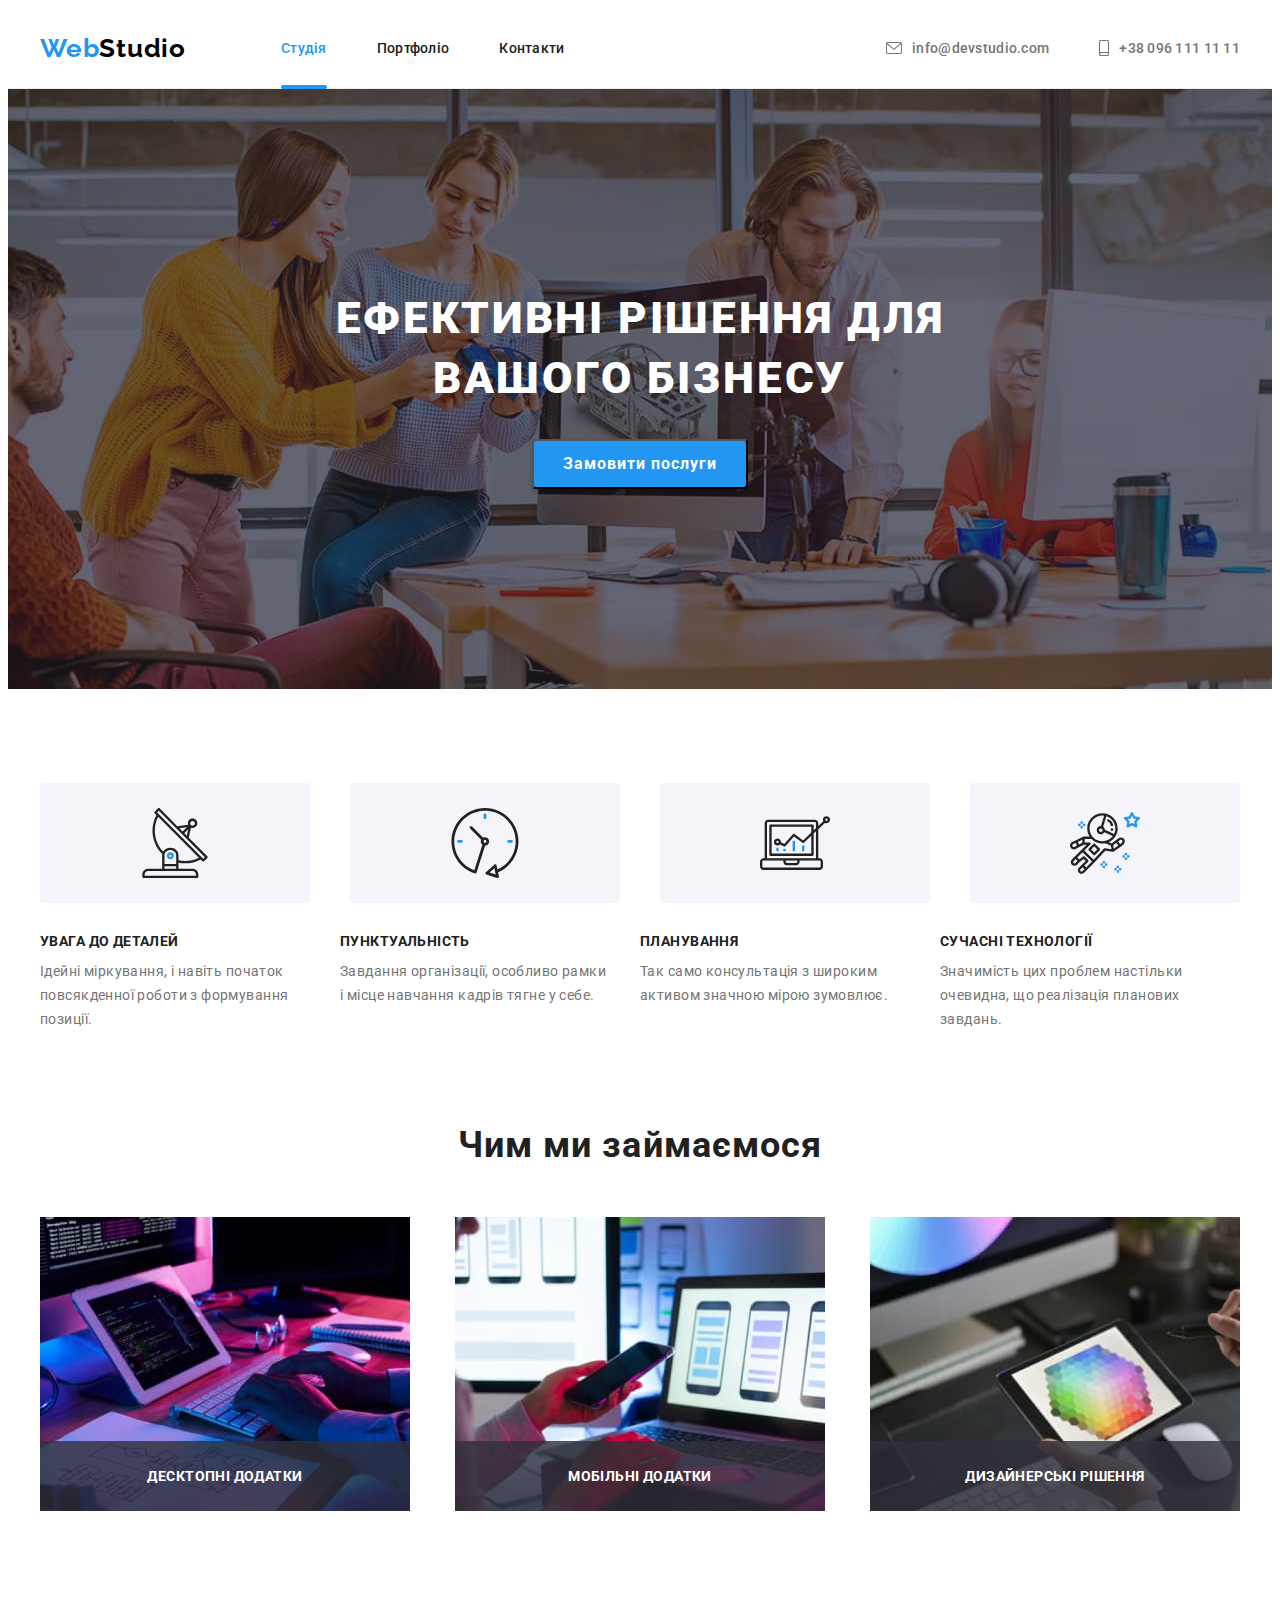
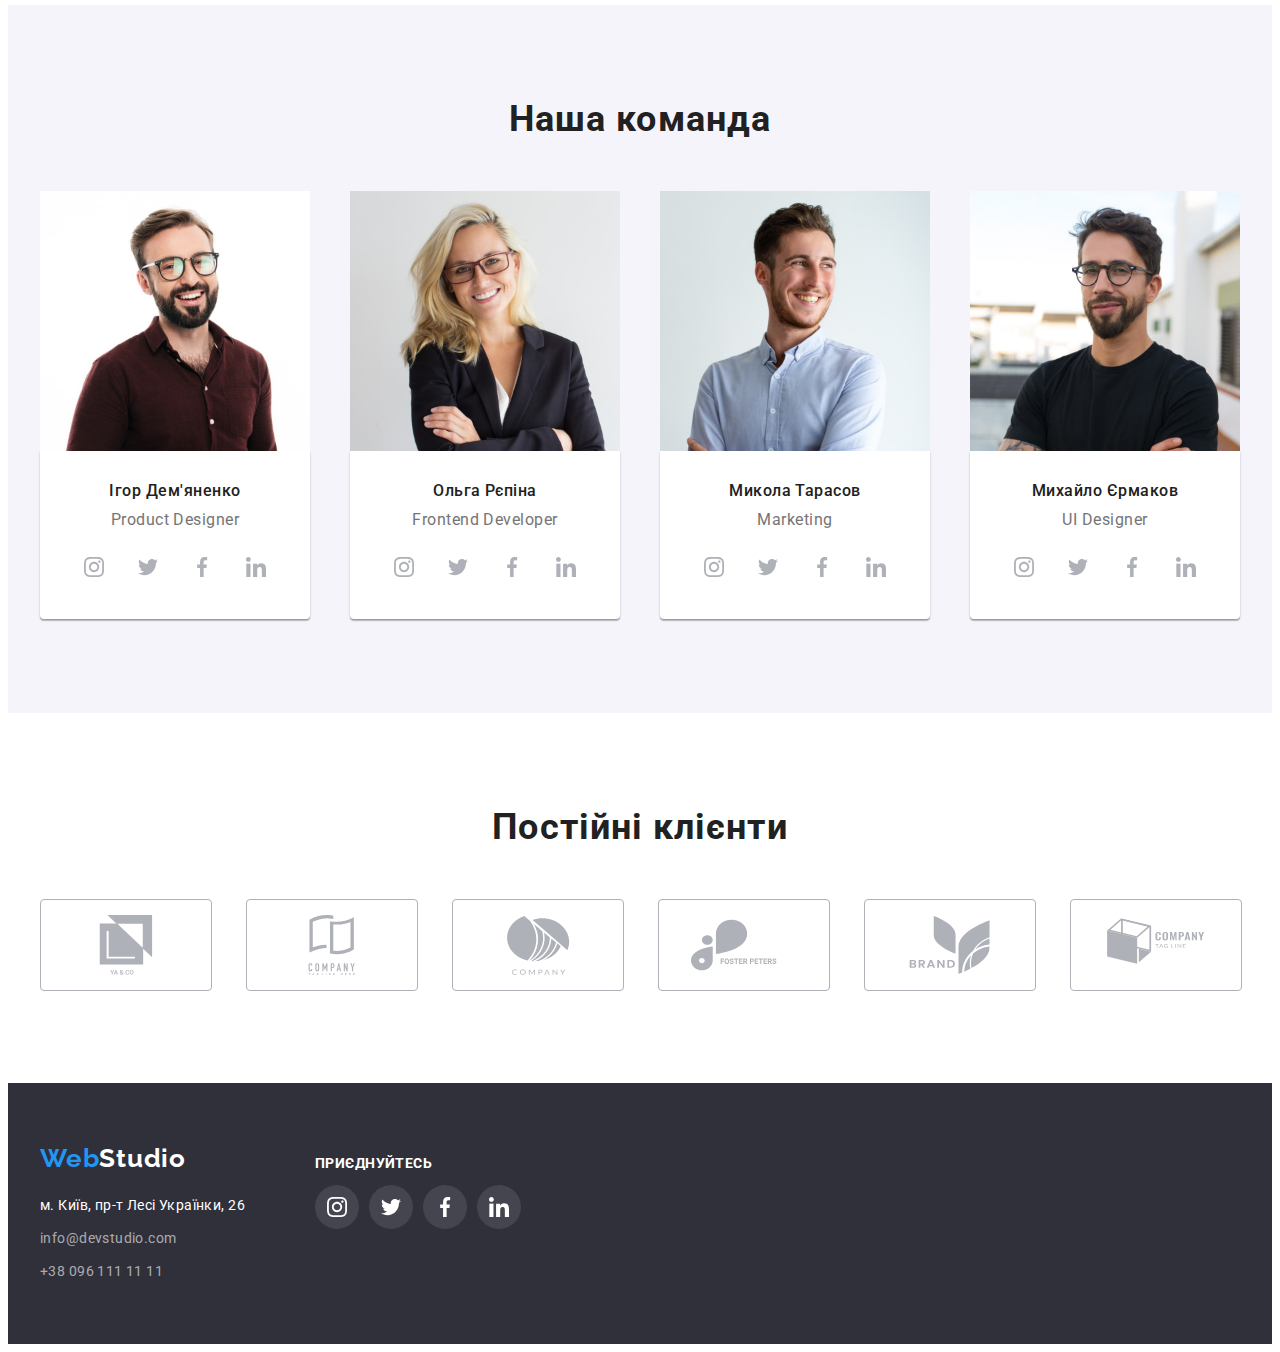
<file: index.html>
<!DOCTYPE html>
<html lang="uk">
<head>
	<meta charset="UTF-8">
	<meta http-equiv="X-UA-Compatible" content="IE=edge">
	<meta name="viewport" content="width=device-width, initial-scale=1.0">
	<link rel="preconnect" href="https://fonts.googleapis.com">
	<link rel="preconnect" href="https://fonts.gstatic.com" crossorigin>
	<link href="https://fonts.googleapis.com/css2?family=Raleway:wght@700&family=Roboto:wght@400;500;700;900&display=swap" rel="stylesheet">
	<link
		rel="stylesheet"
		href="https://cdnjs.cloudflare.com/ajax/libs/modern-normalize/1.1.0/modern-normalize.min.css"
		integrity="sha512-wpPYUAdjBVSE4KJnH1VR1HeZfpl1ub8YT/NKx4PuQ5NmX2tKuGu6U/JRp5y+Y8XG2tV+wKQpNHVUX03MfMFn9Q=="
		crossorigin="anonymous"
		referrerpolicy="no-referrer"
	/>
	<link rel="stylesheet" href="./css/style.css">
	<title>Студія</title>
</head>
<body>
	<header class="header">
		<div class="header-container">
			<a class="logo" href="./index.html"><span class="span">Web</span>Studio</a>
			<nav class="header-nav">
				<ul class="nav-list header-menu">
					<li><a class="nav-link current" href="./index.html">Студія</a></li>
					<li><a class="nav-link" href="./portfolio.html">Портфоліо</a></li>
					<li><a class="nav-link" href="#">Контакти</a></li>
					</ul>
			</nav>
			<ul class="contact-list header-contact">
				<li>
					<a class="contact-link" href="mailto:info@devstudio.com">
						<svg class="contacts-icon" width="16" height="12">
							<use href="./images/icons.svg#icon-envelope"></use>
						</svg>
						info@devstudio.com</a>
				</li>
				<li>
					<a class="contact-link" href="tel:+380961111111">
						<svg class="contacts-icon" width="10" height="16">
							<use href="./images/icons.svg#icon-smartphone"></use>
						</svg>
						+38 096 111 11 11</a>
				</li>
			</ul>
		</div>
	</header>
	<main>
		<section class="business">
			<div class="container">
				<h1 class="hero-title">Ефективні рішення для <br> вашого бізнесу</h1>
				<button class="button" type="button" data-modal-open>Замовити послуги</button>
			</div>
		</section>
		<section class="features">
			<div class="container">
				<div class="features-section">
					<h2 class="visually-hidden">Наші переваги</h2>
					<ul class="features-list-card">
						<li class="features-item-card">
							<svg width="70" height="70">
								<use href="./images/icons.svg#icon-antenna"></use>
							</svg>
						</li>
						<li class="features-item-card">
							<svg width="70" height="70">
								<use href="./images/icons.svg#icon-clock"></use>
							</svg>
						<li class="features-item-card">
							<svg width="70" height="70">
								<use href="./images/icons.svg#icon-diagram"></use>
							</svg>
						<li class="features-item-card">
							<svg width="70" height="70">
								<use href="./images/icons.svg#icon-astronaut"></use>
							</svg>
					</ul>
					<ul class="features-list">
						<li class="features-item">
							<h3 class="header-features">УВАГА ДО ДЕТАЛЕЙ</h3>
							<p class="paragraph-features">Ідейні міркування, і навіть початок повсякденної роботи з формування позиції.</p>
						</li>
						<li class="features-item">
							<h3 class="header-features">ПУНКТУАЛЬНІСТЬ</h3>
							<p class="paragraph-features">Завдання організації, особливо рамки і місце навчання кадрів тягне у себе.</p>
						</li>
						<li class="features-item">
							<h3 class="header-features">ПЛАНУВАННЯ</h3>
							<p class="paragraph-features">Так само консультація з широким активом значною мірою зумовлює.</p>
						</li>
						<li class="features-item">
							<h3 class="header-features">СУЧАСНІ ТЕХНОЛОГІЇ</h3>
							<p class="paragraph-features">Значимість цих проблем настільки очевидна, що реалізація планових завдань.</p>
						</li>
					</ul>
				</div>
			</div>
		</section>
		<section class="benefits">
			<div class="container">
				<div class="benefits-section">
					<h2 class="header-section">Чим ми займаємося</h2>
					<ul class="benefits-list">
						<li class="benefits-img">
							<div class="benefits-text">
								<img src="./images/box_1.jpg" width="370" alt="Людина програмує">
								<p class="benefits-description">Десктопні додатки</p>
							</div>
						</li>
						<li class="benefits-img">
							<div class="benefits-text">
								<img src="./images/box_2.jpg" width="370" alt="Підключення телефона до ноутбука">
								<p class="benefits-description">Мобільні додатки</p>
							</div>
						</li>
						<li class="benefits-img">
							<div class="benefits-text">
								<img src="./images/box_3.jpg" width="370" alt="Гра на планшеті">
								<p class="benefits-description">Дизайнерські рішення</p>
							</div>
						</li>
					</ul>
				</div>
			</div>
		</section>
		<section class="our-team">
			<div class="container">
				<div class="our-team-container">
					<h2 class="header-section">Наша команда</h2>
					<ul class="card">
						<li>
							<img src="./images/teammate_1.jpg" width="270" alt="фото Ігоря">
							<div class="our-team-card">
								<h3 class="header-person">Ігор Дем'яненко</h3>
								<p class="position-person">Product Designer</p>
								<ul>
									<li>
										<div class="socials">
											<a class="socials-link our-team-socials" href="">
												<svg width="20" height="20">
													<use href="./images/icons.svg#icon-instagram"></use>
												</svg>
											</a>
											<a class="socials-link our-team-socials" href="">
												<svg width="20" height="20">
													<use href="./images/icons.svg#icon-twitter"></use>
												</svg>
											</a>
											<a class="socials-link our-team-socials" href="">
												<svg width="20" height="20">
													<use href="./images/icons.svg#icon-facebook"></use>
												</svg>
											</a>
											<a class="socials-link our-team-socials" href="">
												<svg width="20" height="20">
													<use href="./images/icons.svg#icon-in"></use>
												</svg>
											</a>
										</div>
									</li>
								</ul>
							</div>
						</li>
						<li>
							<img src="./images/teammate_2.jpg" width="270" alt="фото Ольги">
							<div class="our-team-card">
								<h3 class="header-person">Ольга Рєпіна</h3>
								<p class="position-person">Frontend Developer</p>
								<ul>
									<li>
										<div class="socials">
											<a class="socials-link our-team-socials" href="">
												<svg width="20" height="20">
													<use href="./images/icons.svg#icon-instagram"></use>
												</svg>
											</a>
											<a class="socials-link our-team-socials" href="">
												<svg width="20" height="20">
													<use href="./images/icons.svg#icon-twitter"></use>
												</svg>
											</a>
											<a class="socials-link our-team-socials" href="">
												<svg width="20" height="20">
													<use href="./images/icons.svg#icon-facebook"></use>
												</svg>
											</a>
											<a class="socials-link our-team-socials" href="">
												<svg width="20" height="20">
													<use href="./images/icons.svg#icon-in"></use>
												</svg>
											</a>
										</div>
									</li>
								</ul>
							</div>
						</li>
						<li>
							<img src="./images/teammate_3.jpg" width="270" alt="фото Миколи">
							<div class="our-team-card">
								<h3 class="header-person">Микола Тарасов</h3>
								<p class="position-person">Marketing</p>
								<ul>
									<li>
										<div class="socials">
											<a class="socials-link our-team-socials" href="">
												<svg width="20" height="20">
													<use href="./images/icons.svg#icon-instagram"></use>
												</svg>
											</a>
											<a class="socials-link our-team-socials" href="">
												<svg width="20" height="20">
													<use href="./images/icons.svg#icon-twitter"></use>
												</svg>
											</a>
											<a class="socials-link our-team-socials" href="">
												<svg width="20" height="20">
													<use href="./images/icons.svg#icon-facebook"></use>
												</svg>
											</a>
											<a class="socials-link our-team-socials" href="">
												<svg width="20" height="20">
													<use href="./images/icons.svg#icon-in"></use>
												</svg>
											</a>
										</div>
									</li>
								</ul>
							</div>
						</li>
						<li>
							<img src="./images/teammate_4.jpg" width="270" alt="фото Михайла">
							<div class="our-team-card">
								<h3 class="header-person">Михайло Єрмаков</h3>
								<p class="position-person">UI Designer</p>
								<ul>
									<li>
										<div class="socials">
											<a class="socials-link our-team-socials" href="">
												<svg width="20" height="20">
													<use href="./images/icons.svg#icon-instagram"></use>
												</svg>
											</a>
											<a class="socials-link our-team-socials" href="">
												<svg width="20" height="20">
													<use href="./images/icons.svg#icon-twitter"></use>
												</svg>
											</a>
											<a class="socials-link our-team-socials" href="">
												<svg width="20" height="20">
													<use href="./images/icons.svg#icon-facebook"></use>
												</svg>
											</a>
											<a class="socials-link our-team-socials" href="">
												<svg width="20" height="20">
													<use href="./images/icons.svg#icon-in"></use>
												</svg>
											</a>
										</div>
									</li>
								</ul>
							</div>
						</li>
					</ul>
				</div>
			</div>
		</section>
	<section class="our-customers">
		<div class="container">
			<h2 class="header-section">Постійні клієнти</h2>
			<ul class="clients">
				<li class="clients-item">
					<a class="link-clients" href="#">
						<svg width="106" height="60">
							<use href="./images/icons.svg#icon-yaco"></use>
						</svg>
					</a>
				</li>
				<li class="clients-item">
					<a class="link-clients" href="#">
						<svg width="106" height="60">
							<use href="./images/icons.svg#icon-tlhere"></use>
						</svg>
					</a>
				</li>
				<li class="clients-item">
					<a class="link-clients" href="#">
						<svg width="106" height="60">
							<use href="./images/icons.svg#icon-company"></use>
						</svg>
					</a>
				</li>
				<li class="clients-item">
					<a class="link-clients" href="#">
						<svg width="106" height="60">
							<use href="./images/icons.svg#icon-foster"></use>
						</svg>
					</a>
				</li>
				<li class="clients-item">
					<a class="link-clients" href="#">
						<svg width="106" height="60">
							<use href="./images/icons.svg#icon-brand"></use>
						</svg>
					</a>
				</li>
				<li class="clients-item">
					<a class="link-clients" href="#">
						<svg width="106" height="60">
							<use href="./images/icons.svg#icon-tagline"></use>
						</svg>
					</a>
				</li>
			</ul>
		</div>
	</section>
	</main>
	<footer class="footer">
		<div class="container footer-div">
			<div class="footer-div-first">
				<a class="logo-footer" href="./index.html"><span class="span">Web</span>Studio</a>
			<address>
				<ul>
					<li class="footer-item">
						<a class="map-footer" href="https://goo.gl/maps/Nq86LwmmwKFr6wZP8" target="_blank">м. Київ, пр-т Лесі Українки, 26</a>
					</li>
					<li class="footer-item">
						<a class="contact-footer" href="mailto:info@devstudio.com">info@devstudio.com</a>
					</li>
					<li class="footer-item">
						<a class="contact-footer" href="tel:+380961111111">+38 096 111 11 11</a>
					</li>
				</ul>
			</address>
			</div>
			<div class="footer-div-second">
				<h3 class="socials-header">Приєднуйтесь</h3>
				<ul class="socials-list">
					<li class="socials-item">
						<a class="socials-link" href="">
							<svg width="20" height="20">
								<use href="./images/icons.svg#icon-instagram"></use>
							</svg>
						</a>
					</li>
					<li class="socials-item">
						<a class="socials-link" href="">
							<svg width="20" height="20">
								<use href="./images/icons.svg#icon-twitter"></use>
							</svg>
						</a>
					</li>
					<li class="socials-item">
						<a class="socials-link" href="">
							<svg width="20" height="20">
								<use href="./images/icons.svg#icon-facebook"></use>
							</svg>
						</a>
					</li>
					<li class="socials-item">
						<a class="socials-link" href="">
							<svg width="20" height="20">
								<use href="./images/icons.svg#icon-in"></use>
							</svg>
						</a>
					</li>
				</ul>
			</div>
		</div>
	</footer>

	<div class="backdrop is-hidden" data-modal>
		<div class="modal">
			<div class="modal-container">
				<button class="btn-cross" data-modal-close>
					<svg width="11" height="11">
						<use href="./images/icons.svg#icon-cross"></use>
					</svg>
				</button>
				<h2 class="form-title">Залиште свої дані, ми вам передзвонимо</h2>
				<form name="contact-form" autocomplete="on" novalidate>
					<label class="form-field-label" for="user-name">Ім'я</label>
					<div class="form-field">
						<input class="form-field-input" id="user-name" type="text" name="user-name">
						<svg class="form-field-icon" width="18" height="18">
							<use href="./images/icons.svg#icon-user"></use>
						</svg>
					</div>
	
					<label class="form-field-label" for="user-email">Пошта</label>
					<div class="form-field">
						<input class="form-field-input" id="user-email" type="enail" name="user-email">
						<svg class="form-field-icon" width="18" height="18">
							<use href="./images/icons.svg#icon-email"></use>
						</svg>
					</div>
	
					<label class="form-field-label" for="user-tel">Телефон</label>
					<div class="form-field">
						<input class="form-field-input" id="user-tel" type="tel" name="user-tel">
						<svg class="form-field-icon" width="18" height="18">
							<use href="./images/icons.svg#icon-phone"></use>
						</svg>
					</div>
	
					<label class="form-field-label" for="user-comment">Коментар</label>
					<textarea class="form-field-textarea" name="user-comment" id="user-comment" placeholder="Введіть текст"></textarea>
	
					<div class="form-field-checkbox">
						<input type="checkbox" name="terms-checkbox" id="terms-checkbox">
						<label class="form-field-label" for="terms-checkbox">Погоджуюся з розсилкою та приймаю <a href="#">Умови договору</a></label>
					</div>
	
					<button class="form-submit" type="submit">Відправити</button>
	
				</form>
			</div>
		</div>
	</div>

	<script src="./js/modal.js"></script>
</body>
</html>
</file>
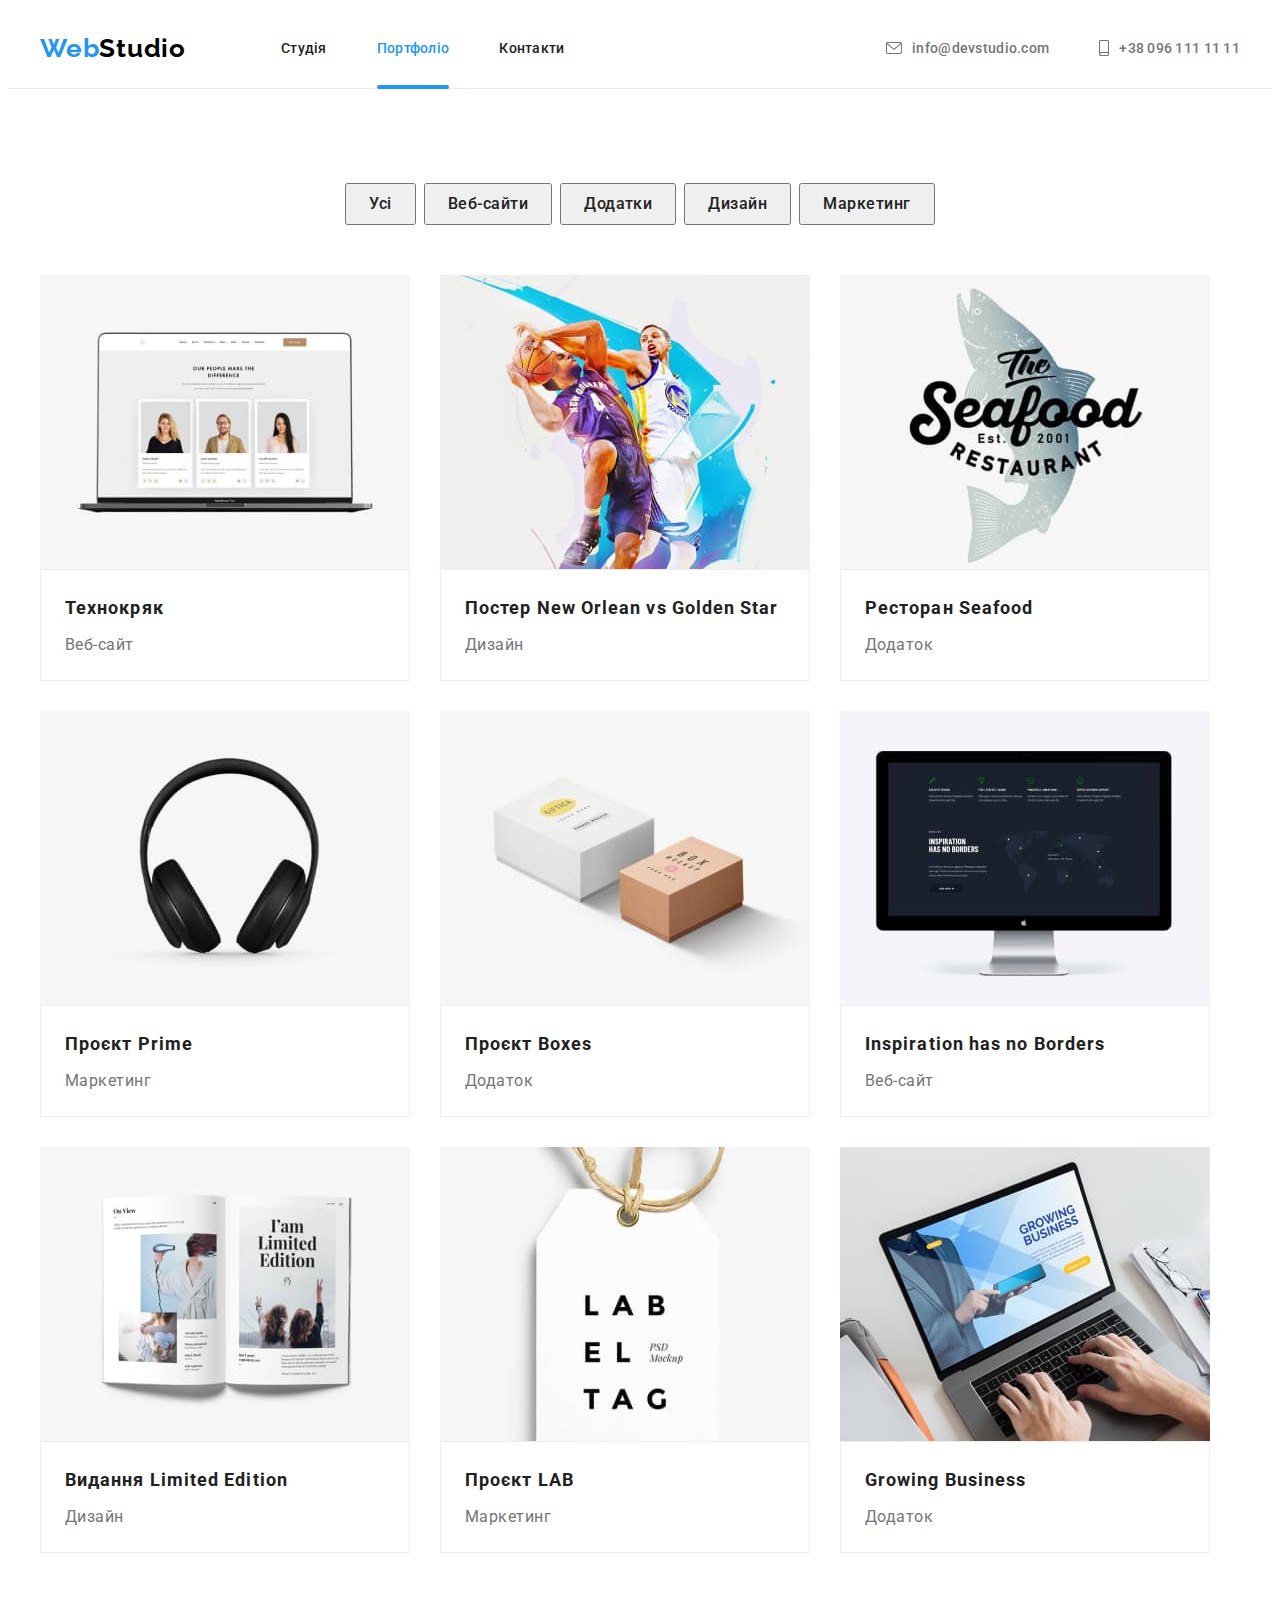
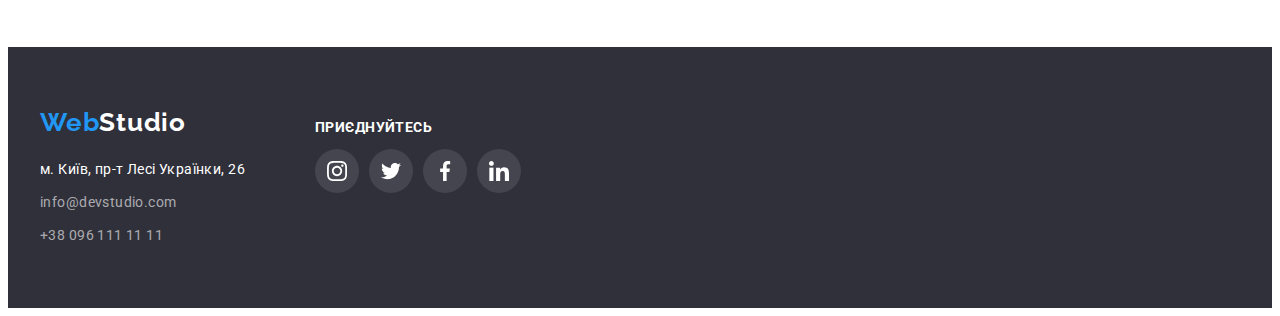
<file: portfolio.html>
<!DOCTYPE html>
<html lang="uk">
<head>
	<meta charset="UTF-8">
	<meta http-equiv="X-UA-Compatible" content="IE=edge">
	<meta name="viewport" content="width=device-width, initial-scale=1.0">
	<link rel="preconnect" href="https://fonts.googleapis.com">
	<link rel="preconnect" href="https://fonts.gstatic.com" crossorigin>
	<link href="https://fonts.googleapis.com/css2?family=Raleway:wght@700&family=Roboto:wght@400;500;700;900&display=swap" rel="stylesheet">
	<link
	rel="stylesheet"
	href="https://cdnjs.cloudflare.com/ajax/libs/modern-normalize/1.1.0/modern-normalize.min.css"
	integrity="sha512-wpPYUAdjBVSE4KJnH1VR1HeZfpl1ub8YT/NKx4PuQ5NmX2tKuGu6U/JRp5y+Y8XG2tV+wKQpNHVUX03MfMFn9Q=="
	crossorigin="anonymous"
	referrerpolicy="no-referrer"
	/>
	<link rel="stylesheet" href="./css/style.css">
	<title>Портфоліо</title>
</head>
<body>
	<header class="header">
		<div class="header-container">
			<a class="logo" href="./index.html"><span class="span">Web</span>Studio</a>
			<nav class="header-nav">
				<ul class="nav-list header-menu">
					<li><a class="nav-link" href="./index.html">Студія</a></li>
					<li><a class="nav-link portfolio-color current" href="./portfolio.html">Портфоліо</a></li>
					<li><a class="nav-link" href="#">Контакти</a></li>
				</ul>
			</nav>
			<ul class="contact-list header-contact">
				<li>
					<a class="contact-link" href="mailto:info@devstudio.com">
						<svg class="contacts-icon" width="16" height="12">
							<use href="./images/icons.svg#icon-envelope"></use>
						</svg>
						info@devstudio.com</a>
				</li>
				<li>
					<a class="contact-link" href="tel:+380961111111">
						<svg class="contacts-icon" width="10" height="16">
							<use href="./images/icons.svg#icon-smartphone"></use>
						</svg>
						+38 096 111 11 11</a>
				</li>
			</ul>
		</div> 
	</header>
	<main>
		<section class="portfolio-container">
			<div class="container">
				<ul class="portfolio-menu">
					<li class="menu-item">
						<button class="menu-btn" type="button">Усі</button>
					</li>
					<li class="menu-item">
						<button class="menu-btn" type="button">Веб-сайти</button>
					</li>
					<li class="menu-item">
						<button class="menu-btn" type="button">Додатки</button>
					</li>
					<li class="menu-item">
						<button class="menu-btn" type="button">Дизайн</button>
					</li>
					<li class="menu-item">
						<button class="menu-btn" type="button">Маркетинг</button>
					</li>
				</ul>
				<h1 class="visually-hidden">Портфоліо</h1>
				<ul class="portfolio-list">
					<li class="portfolio-item">
						<a class="portfolio-link" href="#">
							<div class="overlay">
								<img src="./images/technocrack.jpg" alt="технокрак" width="370">
								<div class="portfolio-overlay">
									<p class="portfolio-text">Ресурс пропонує комплексні пропозиції з різним рівнем функціоналу та сервісів. Все це дозволить відвідувачу отримати вичерпні відомості про компанію чи приватну особу.</p>
								</div>
							</div>
							<div class="portfolio-card">
								<h3 class="header-card">Технокряк</h3>
								<p class="subheader-card">Веб-сайт</p>
							</div>
						</a>
					</li>
					<li class="portfolio-item">
						<a class="portfolio-link" href="#">
							<div class="overlay">
								<img src="./images/poster.jpg" alt="технокрак" width="370">
								<div class="portfolio-overlay">
									<p class="portfolio-text">Ресурс пропонує комплексні пропозиції з різним рівнем функціоналу та сервісів. Все це дозволить відвідувачу отримати вичерпні відомості про компанію чи приватну особу.</p>
								</div>
							</div>
							<div class="portfolio-card">
								<h3 class="header-card">Постер New Orlean vs Golden Star</h3>
								<p class="subheader-card">Дизайн</p>
							</div>
						</a>
					</li>
					<li class="portfolio-item">
						<a class="portfolio-link" href="#">
							<div class="overlay">
								<img src="./images/seafood.jpg" alt="технокрак" width="370">
								<div class="portfolio-overlay">
									<p class="portfolio-text">Ресурс пропонує комплексні пропозиції з різним рівнем функціоналу та сервісів. Все це дозволить відвідувачу отримати вичерпні відомості про компанію чи приватну особу.</p>
								</div>
							</div>
							<div class="portfolio-card">
								<h3 class="header-card">Ресторан Seafood</h3>
								<p class="subheader-card">Додаток</p>
							</div>
						</a>
					</li>
					<li class="portfolio-item">
						<a class="portfolio-link" href="#">
							<div class="overlay">
								<img src="./images/headphone.jpg" alt="технокрак" width="370">
								<div class="portfolio-overlay">
									<p class="portfolio-text">Ресурс пропонує комплексні пропозиції з різним рівнем функціоналу та сервісів. Все це дозволить відвідувачу отримати вичерпні відомості про компанію чи приватну особу.</p>
								</div>
							</div>
							<div class="portfolio-card">
								<h3 class="header-card">Проєкт Prime</h3>
								<p class="subheader-card">Маркетинг</p>
							</div>
						</a>
					</li>
					<li class="portfolio-item">
						<a class="portfolio-link" href="#">
							<div class="overlay">
								<img src="./images/boxes.jpg" alt="технокрак" width="370">
								<div class="portfolio-overlay">
									<p class="portfolio-text">Ресурс пропонує комплексні пропозиції з різним рівнем функціоналу та сервісів. Все це дозволить відвідувачу отримати вичерпні відомості про компанію чи приватну особу.</p>
								</div>
							</div>
							<div class="portfolio-card">
								<h3 class="header-card">Проєкт Boxes</h3>
								<p class="subheader-card">Додаток</p>
							</div>
						</a>
					</li>
					<li class="portfolio-item">
						<a class="portfolio-link" href="#">
							<div class="overlay">
								<img src="./images/pc.jpg" alt="технокрак" width="370">
								<div class="portfolio-overlay">
									<p class="portfolio-text">Ресурс пропонує комплексні пропозиції з різним рівнем функціоналу та сервісів. Все це дозволить відвідувачу отримати вичерпні відомості про компанію чи приватну особу.</p>
								</div>
							</div>
							<div class="portfolio-card">
								<h3 class="header-card">Inspiration has no Borders</h3>
								<p class="subheader-card">Веб-сайт</p>
							</div>
						</a>
					</li>
					<li class="portfolio-item">
						<a class="portfolio-link" href="#">
							<div class="overlay">
								<img src="./images/edition.jpg" alt="технокрак" width="370">
								<div class="portfolio-overlay">
									<p class="portfolio-text">Ресурс пропонує комплексні пропозиції з різним рівнем функціоналу та сервісів. Все це дозволить відвідувачу отримати вичерпні відомості про компанію чи приватну особу.</p>
								</div>
							</div>
							<div class="portfolio-card">
								<h3 class="header-card">Видання Limited Edition</h3>
								<p class="subheader-card">Дизайн</p>
							</div>
						</a>
					</li>
					<li class="portfolio-item">
						<a class="portfolio-link" href="#">
							<div class="overlay">
								<img src="./images/lab.jpg" alt="технокрак" width="370">
								<div class="portfolio-overlay">
									<p class="portfolio-text">Ресурс пропонує комплексні пропозиції з різним рівнем функціоналу та сервісів. Все це дозволить відвідувачу отримати вичерпні відомості про компанію чи приватну особу.</p>
								</div>
							</div>
							<div class="portfolio-card">
								<h3 class="header-card">Проєкт LAB</h3>
								<p class="subheader-card">Маркетинг</p>
							</div>
						</a>
					</li>
					<li class="portfolio-item">
						<a class="portfolio-link" href="#">
							<div class="overlay">
								<img src="./images/laptop.jpg" alt="технокрак" width="370">
								<div class="portfolio-overlay">
									<p class="portfolio-text">Ресурс пропонує комплексні пропозиції з різним рівнем функціоналу та сервісів. Все це дозволить відвідувачу отримати вичерпні відомості про компанію чи приватну особу.</p>
								</div>
							</div>
							<div class="portfolio-card">
								<h3 class="header-card">Growing Business</h3>
								<p class="subheader-card">Додаток</p>
							</div>
						</a>
					</li>
				</ul>
			</div>
		</section>
	</main>
	<footer class="footer">
		<div class="container footer-div">
			<div class="footer-div-first">
				<a class="logo-footer" href="./index.html"><span class="span">Web</span>Studio</a>
			<address>
				<ul>
					<li class="footer-item">
						<a class="map-footer" href="https://goo.gl/maps/Nq86LwmmwKFr6wZP8" target="_blank">м. Київ, пр-т Лесі Українки, 26</a>
					</li>
					<li class="footer-item">
						<a class="contact-footer" href="mailto:info@devstudio.com">info@devstudio.com</a>
					</li>
					<li class="footer-item">
						<a class="contact-footer" href="tel:+380961111111">+38 096 111 11 11</a>
					</li>
				</ul>
			</address>
			</div>
			<div class="footer-div-second">
				<h3 class="socials-header">Приєднуйтесь</h3>
				<ul class="socials-list">
					<li class="socials-item">
						<a class="socials-link" href="">
							<svg width="20" height="20">
								<use href="./images/icons.svg#icon-instagram"></use>
							</svg>
						</a>
					</li>
					<li class="socials-item">
						<a class="socials-link" href="">
							<svg width="20" height="20">
								<use href="./images/icons.svg#icon-twitter"></use>
							</svg>
						</a>
					</li>
					<li class="socials-item">
						<a class="socials-link" href="">
							<svg width="20" height="20">
								<use href="./images/icons.svg#icon-facebook"></use>
							</svg>
						</a>
					</li>
					<li class="socials-item">
						<a class="socials-link" href="">
							<svg width="20" height="20">
								<use href="./images/icons.svg#icon-in"></use>
							</svg>
						</a>
					</li>
				</ul>
			</div>
		</div>
	</footer>

	<script src="./js/modal.js"></script>
</body>
</html>
</file>
<file: css/style.css>
:root {
	--color-hero: #212121;
	--secondary-color: #FFFFFF;
	--color-paragraph: #757575;
	--color-important: #000000;
	--color-addition: #2196F3;
	--color-button: #F5F4FA;
	--color-button-change:#188CE8;
	--color-border: #ECECEC;
}

body {
	font-family: 'Roboto', sans-serif;
	color: hsl(0, 0%, 13%);
}

ul {
	margin: 0;
	padding: 0;
	list-style-type: none;
}

h1,
h2,
h3,
h4,
h5,
h6,
p {
	margin-top: 0;
  }  

a {
	text-decoration: none;
}

img {
    display: block;
    max-width: 100%;
    height: auto;
}

.container {
	width: 1200px;
	padding: 0 15px;
	margin: 0 auto;
}

.header {
	border-bottom: 1px solid var(--color-border);
}

.header-container {
	width: 1200px;
	margin: 0 auto;
	padding: 0 15px;
	display: flex;
	align-items: center;
	justify-content: space-between;
	gap: 50px;
}

.header-nav {
	display: flex;
	align-items: center;
	justify-content: space-between;
	flex-grow: 1;
}

.header-menu {
	display: flex;
	gap: 50px;
}

.header-contact {
	display: flex;
	gap: 50px;
}

.nav-link {
	display: block;
	position: relative;
	padding: 32px 0;
	font-weight: 500;
	font-size: 14px;
	line-height: 1.142;
	letter-spacing: 0.02em;
	color: #212121;
	list-style-type: none;
	transition: 250ms cubic-bezier(0.4, 0, 0.2, 1);
}

.nav-link:hover, .nav-link:focus {
	font-weight: 500;
	font-size: 14px;
	line-height: 1.142;
	letter-spacing: 0.02em;
	color: var(--color-addition);
}

.nav-link.current {
	color: var(--color-addition);
}

.nav-link.current::after {
	display: block;
	position: absolute;
	content: '';
	width: 100%;
	height: 4px;
	background-color: var(--color-addition);
	border-radius: 2px;
	bottom: 0;
	left: 0;
	transform: translateY(25%);
}

.visually-hidden {
	position: absolute;
    white-space: nowrap;
    width: 1px;
    height: 1px;
    overflow: hidden;
    border: 0;
    padding: 0;
    clip: rect(0 0 0 0);
    clip-path: inset(50%);
    margin: -1px;
}


.logo {
	margin-right: 45px;
	font-family: 'Raleway';
	font-weight: 700;
	font-size: 26px;
	line-height: 1.192;
	letter-spacing: 0.03em;
	color: var(--color-important);
}

.span {
	color: var(--color-addition);
}

.tel {
	color: var(--color-paragraphh);
}

.button {
	display: block;
	margin: 0 auto;
	font-family: 'Roboto';
	height: 50px;
	width: 216px;
	background: var(--color-addition);
	box-shadow: 0px 4px 4px rgba(0, 0, 0, 0.15);
	border-radius: 4px;
	letter-spacing: 0.06em;
	font-weight: 700;
	font-size: 16px;
	line-height: 1.875;
	color: var(--secondary-color);
	cursor: pointer;
	transition: 250ms cubic-bezier(0.4, 0, 0.2, 1) color;
}

.button:hover, .button:focus {
	background: var(--color-button-change);
}
/*
.nav-list {
	font-weight: 500;
	font-size: 14px;
	line-height: 1.142;
	letter-spacing: 0.02em;
	color: #212121;
	list-style-type: none;
}

.nav-list:hover, .nav-list:focus {
	font-weight: 500;
	font-size: 14px;
	line-height: 1.142;
	letter-spacing: 0.02em;
	color: var(--color-addition);
}*/

.contact-list {
	font-weight: 500;
	font-size: 14px;
	line-height: 1.142;
	letter-spacing: 0.02em;
	color: var(--color-paragraph);
	list-style-type: none;
}

.contact-link {
	display: flex;
	padding: 32px 0;
	font-weight: 500;
	font-size: 14px;
	line-height: 1.142;
	letter-spacing: 0.02em;
	cursor: auto;
	cursor: pointer;
	color: var(--color-paragraph);
	align-items: center;
	transition: 250ms cubic-bezier(0.4, 0, 0.2, 1);
}

.contact-link:hover, .contact-link:focus {
	cursor: pointer;
	color: var(--color-addition);
}

.contacts-icon {
	margin-right: 10px;
	fill: currentColor;
}

.business {
	padding: 94px 0;
	color: var(--secondary-color);
	background: #2F303A;
	background-image:   linear-gradient(to right,
	rgba(47, 48, 58, 0.4),
	rgba(47, 48, 58, 0.4)),
	url('../images/hero_bg.jpg');
	background-repeat: no-repeat;
	background-size: cover;
	background-position: center center;
	padding: 200px 0;
}

.hero-title {
	margin-bottom: 30px;
	font-weight: 900;
	font-size: 44px;
	line-height: 1.363;
	text-align: center;
	letter-spacing: 0.06em;
	text-transform: uppercase;
	color: var(--secondary-color);
}

.features {
	padding: 94px 0;
}

.features-list {
	display: flex;
}

.features-item {
	margin-right: 30px;
	width: 270px;
}

.features-item:last-child{
	margin-right: 0;
}

.header-features {
	margin-bottom: 10px;
	font-weight: 700;
	font-size: 14px;
	line-height: 1.142;
	text-transform: uppercase;
	color: var(--color-hero);
	letter-spacing: 0.03em;
}


.paragraph-features{
	font-size: 14px;
	line-height: 24px;
	color: #757575;
	letter-spacing: 0.03em;
	margin: 0 auto;
}

.benefits {
	padding: 0 0 94px 0;
}

.benefits-list {
	display: flex;
	justify-content: space-between;
}

.benefits-text {
	position: relative;
}

.benefits-description {
	position: absolute;
	display: flex;
	width: 100%;
	height: 70px;
	left: 0;
	bottom: 0;
	margin: 0;
	color: var(--secondary-color);
	background: rgba(47, 48, 58, 0.8);
	font-weight: 700;
	font-size: 14px;
	line-height: 1.142;
	align-items: center;
	justify-content: center;
	letter-spacing: 0.03em;
	text-transform: uppercase;
}

.our-team {
	padding: 94px 0;
	background: var(--color-button);
}

.header-section {
	display: flex;
	justify-content: center;
	font-weight: 700;
	font-size: 36px;
	line-height: 1.166;
	color: var(--color-hero);
	letter-spacing: 0.03em;
	margin-bottom: 50px;
}

.header-person {
	font-weight: 500;
	font-size: 16px;
	line-height: 1.187;
	color: var(--color-hero);
	letter-spacing: 0.03em;
}

.position-person {
	font-size: 16px;
	line-height: 1.187;
	color: var(--color-paragraph);
	letter-spacing: 0.03em;
}

.footer {
	background: #2F303A;
}

.logo-footer {
	font-family: 'Raleway';
	font-weight: 700;
	font-size: 26px;
	line-height: 1.192;
	color: var(--secondary-color);
	cursor: auto;
	letter-spacing: 0.03em;
}

.map-footer {
	font-size: 14px;
	line-height: 1.714;
	color: var(--secondary-color);
	cursor: none;
	font-style: normal;
	letter-spacing: 0.03em;
	transition: 250ms cubic-bezier(0.4, 0, 0.2, 1);
}

.map-footer:hover, .contact-footer:hover {
	color: var(--color-addition);
}

.contact-footer {
	font-size: 14px;
	line-height: 1.714;
	color: rgba(255, 255, 255, 0.6);
	cursor: auto;
	font-style: normal;
	letter-spacing: 0.03em;
}

.header-card {
	margin-bottom: 4px;
	font-weight: 700;
	font-size: 18px;
	line-height: 2;
	letter-spacing: 0.06em;
	color: var(--color-hero);
}

.subheader-card {
	font-size: 16px;
	line-height: 1.875;
	color: var(--color-paragraph);
	letter-spacing: 0.03em;
	margin: 0 auto;
}

.portfolio-color {
	color: var(--color-addition);
}

.menu-btn {
	font-family: 'Roboto';
	padding: 6px 22px;
	font-weight: 500;
	font-size: 16px;
	line-height: 1.625;
	text-align: center;
	letter-spacing: 0.03em;
	color: var(--color-hero);
	cursor: pointer;
	transition: 250ms cubic-bezier(0.4, 0, 0.2, 1);
}

.menu-btn:hover, .menu-btn:focus {
	color: var(--secondary-color);
	background: var(--color-addition);
	box-shadow: 0px 3px 1px rgba(0, 0, 0, 0.1), 0px 1px 2px rgba(0, 0, 0, 0.08), 0px 2px 2px rgba(0, 0, 0, 0.12);
	border-radius: 4px;
}

.card {
	list-style-type: none;
	display: flex;
	justify-content: space-between;
}

.our-team-card {
	text-align: center;
	padding: 30px 0;
	text-align: center;
	background: var(--secondary-color);
	box-shadow: 0px 1px 3px rgba(0, 0, 0, 0.12), 0px 1px 1px rgba(0, 0, 0, 0.14), 0px 2px 1px rgba(0, 0, 0, 0.2);
	border-radius: 0px 0px 4px 4px;
}

.header-person {
	margin: 0;
	margin-bottom: 10px;
}

.position-person {
	margin: 0;
}

.footer {
	padding: 60px 0;
}

.footer-item {
	padding-top: 9px;
}

.footer-item:first-child {
	padding-top: 20px;
}

.portfolio-container {
	padding: 94px 0
}

.portfolio-menu {
	display: flex;
	justify-content: center;
	margin-bottom: 50px;
}

.menu-item {
	margin-right: 8px;
}

.menu-item:last-child {
	margin-right: 0;
}

.portfolio-card {
	border: 1px solid #EEEEEE;
	padding: 20px 24px;
}

.portfolio-link {
	display: block;
	transition: 250ms cubic-bezier(0.4, 0, 0.2, 1);
}

.portfolio-link:hover .portfolio-overlay {
	transform: translateY(0);
}

.portfolio-link:hover {
	box-shadow: 0px 1px 1px rgba(0, 0, 0, 0.12), 0px 4px 4px rgba(0, 0, 0, 0.06), 1px 4px 6px rgba(0, 0, 0, 0.16);
}

.portfolio-list {
	position: relative;
	display: flex;
	flex-wrap: wrap;
	gap: 30px;
}

.portfolio-text {
	position: absolute;
	margin: 63px 24px;
	font-size: 18px;
	line-height: 1.555;
	letter-spacing: 0.03em;
}

.overlay {
	position: relative;
	overflow: hidden;
}

.portfolio-overlay {
	position: absolute;
	color: var(--secondary-color);
	background: rgba(33, 150, 243, 0.9);
	width: 100%;
	height: 100%;
	top: 0;
	left: 0;
	transform: translateY(100%);
	transition: transform 250ms cubic-bezier(0.4, 0, 0.2, 1);
}

.overlay:hover .portfolio-overlay {
	transform: translateY(0);
}

.our-customers {
	padding: 94px 0;
}

.clients {
	display: flex;
	justify-content: space-between;
}

.link-clients {
	display: flex;
	justify-content: center;
	align-items: center;
	width: 100%;
	height: 100%;
	border: 1px solid #AFB1B8;
	border-radius: 4px;
	fill: #AFB1B8;
	transition: 250ms cubic-bezier(0.4, 0, 0.2, 1);
}

.clients-item {
	width: 170px;
	height: 90px;
}

.link-clients:hover, .link-clients:focus {
	fill: var(--color-addition);
	border: 1px solid var(--color-addition);
}

.features-list-card {
	justify-content: space-between;
	display: flex;
	margin-bottom: 30px;
}

.features-item-card {
	display: flex;
	width: 270px;
	height: 120px;
	background: var(--color-button);
	border-radius: 4px;
	justify-content: center;
	align-items: center;
}

.socials-header {
	font-weight: 700;
	font-size: 14px;
	line-height: 1.142;
	letter-spacing: 0.03em;
	text-transform: uppercase;
	color: var(--secondary-color);
}

.socials-list {
	display: flex;
	align-items: center;
	gap: 10px;
}

.socials-item {
	width: 44px;
	height: 44px;
}

.socials-link {
	display: flex;
	justify-content: center;
	align-items: center;
	width: 100%;
	height: 100%;
	border-radius: 50%;
	background: rgba(255, 255, 255, 0.1);
	fill: var(--secondary-color);
	transition: 250ms cubic-bezier(0.4, 0, 0.2, 1);
}

.socials-link:hover, .socials-link:focus {
	background: var(--color-addition);
}

.socials {
	display: flex;
	justify-content: center;
	gap: 10px;
	align-items: center;
}

.our-team-socials {
	width: 44px;
	height: 44px;
	margin-top: 16px;
	fill: #AFB1B8;
	background: none;
	transition: 250ms cubic-bezier(0.4, 0, 0.2, 1);
}

.our-team-socials:hover, .our-team-socials:focus {
	fill: var(--secondary-color);
}

.footer-div {
	display: flex;
}

.footer-div-first {
	margin-right: 70px;
}

.footer-div-second {
	margin-top: 12px;
}

.backdrop {
	position: fixed;
	top: 0;
	left: 0;
	width: 100%;
	height: 100%;
	background-color: rgba(0, 0, 0, 0.2);
	opacity: 1;
	visibility: visible;
	transition: opacity 250ms ease-in,
				visibility 250ms ease-in;
}

.is-hidden{
	opacity: 0;
	visibility: hidden;
	pointer-events: none;
}

.modal {
	display: flex;
	align-items: center;
	justify-content: center;
	padding: 20px 0;
	height: 100%;
}

.modal-container {
	position: relative;
	max-width: 528px;
	max-height: 581px;
	width: 100%;
	height: 100%;
	padding: 35px 40px 45px 40px;
	background-color: var(--secondary-color);
	border-radius: 4px;
	overflow-y: auto;
}

.btn-cross {
	position: absolute;
	top: 17px;
	right:17px;
	border: 1px solid rgba(0, 0, 0, 0.1);
	border-radius: 50%;
	background-color: var(--secondary-color);
	transition: 2520ms cubic-bezier(0.4, 0, 0.2, 1);
}

.form-title {
	margin: 0;
	padding-bottom: 12px;
	font-weight: 700;
	font-size: 20px;
	line-height: 1.15;
	text-align: center;
	color: var(--color-hero);
}

.form-field {
	position: relative;
	margin-bottom: 10px;
}

.form-field-label {
	color: var(--color-paragraph);
	margin-bottom: 4px;
	font-size: 12px;
	line-height: 1.166;
}

.form-field-input {
	height: 40px;
	width: 100%;
	padding: 0 12px 0 42px;
	border: 1px solid rgba(33, 33, 33, 0.2);
	border-radius: 4px;
	outline: none;
}

.form-field-input:focus {
	border-color: var(--color-paragraph);
}

.form-field-input:focus + .form-field-icon {
	fill: var(--color-paragraph);
}

.form-field-icon {
	position: absolute;
	top: 50%;
	left: 12px;
	transform: translateY(-50%);
}

.form-field-textarea {
	height: 120px;
	width: 100%;
	padding: 12px 16px;
	margin-bottom: 20px;
	border: 1px solid rgba(33, 33, 33, 0.2);
	border-radius: 4px;
	outline: none;
	resize: none;
}

.form-field-textarea:focus {
	border-color: var(--color-paragraph);
}

.form-field-textarea::placeholder {
	color: rgba(117, 117, 117, 0.5);
	font-size: 12px;
	line-height: 1.166;
}

.form-field-checkbox {
	margin-bottom: 30px;
}

.form-submit {
	display: block;
	margin: 0 auto;
	font-family: 'Roboto';
	width: 200px;
	height: 50px;
	background: var(--color-addition);
	box-shadow: 0px 4px 4px rgba(0, 0, 0, 0.15);
	border-radius: 4px;
	letter-spacing: 0.06em;
	font-weight: 700;
	font-size: 16px;
	line-height: 1.875;
	color: var(--secondary-color);
	cursor: pointer;
	border-color: inherit;
}
</file>
